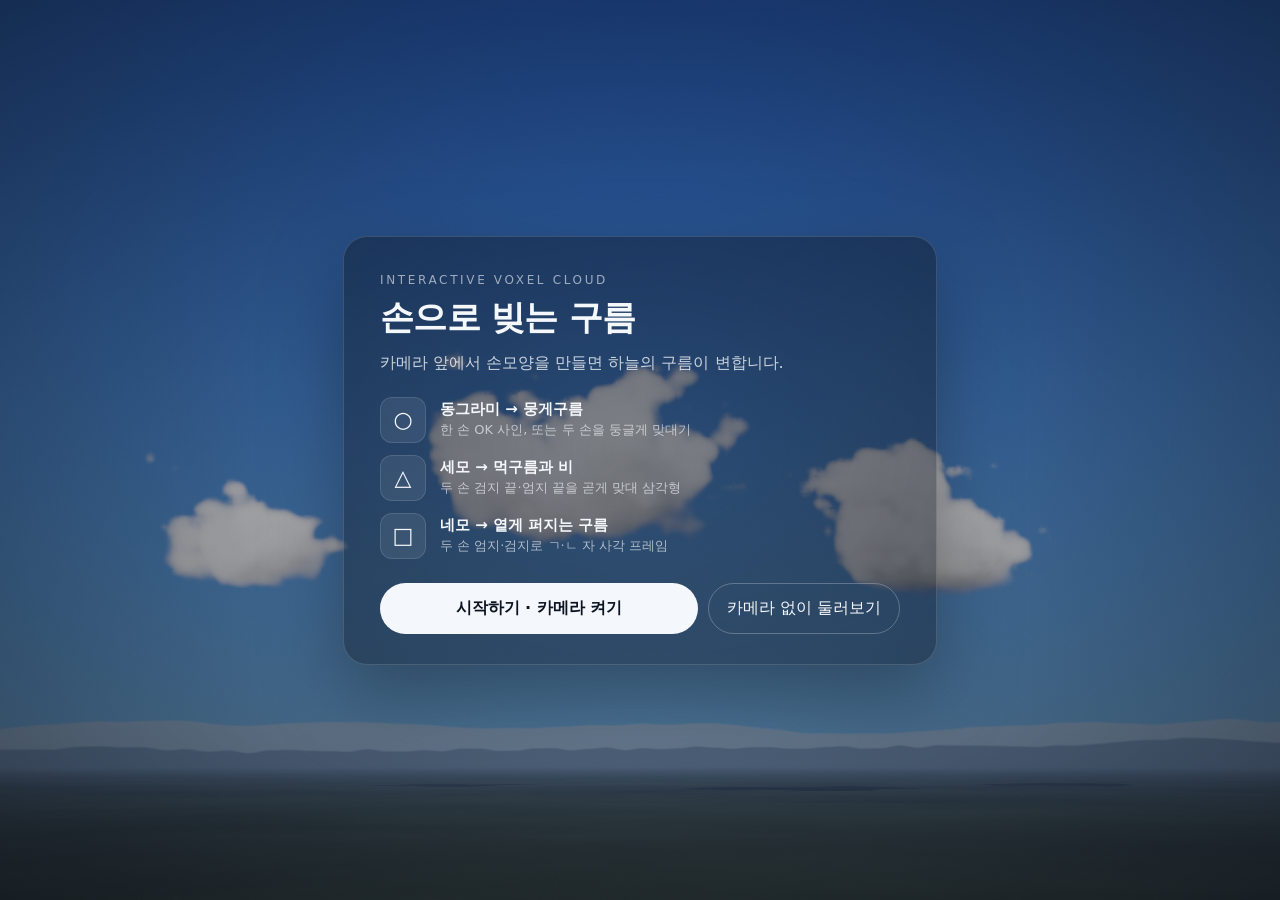
<file: index.html>
<!doctype html>
<html lang="ko">
  <head>
    <meta charset="UTF-8" />
    <meta name="viewport" content="width=device-width, initial-scale=1.0, viewport-fit=cover" />
    <meta name="apple-mobile-web-app-capable" content="yes" />
    <meta name="mobile-web-app-capable" content="yes" />
    <meta name="apple-mobile-web-app-status-bar-style" content="black-translucent" />
    <meta name="apple-mobile-web-app-title" content="구름" />
    <meta name="theme-color" content="#0b1018" />
    <link rel="icon" type="image/png" href="./cloud-icon-192.png" />
    <title>손으로 빚는 구름</title>
    <style>html, body { margin: 0; height: 100%; background: #0b1018; }</style>
    <script type="module" crossorigin src="./assets/index-B5rto8_n.js"></script>
    <link rel="stylesheet" crossorigin href="./assets/index-BeARuer9.css">
  </head>
  <body>
    <div id="root"></div>
  </body>
</html>
</file>
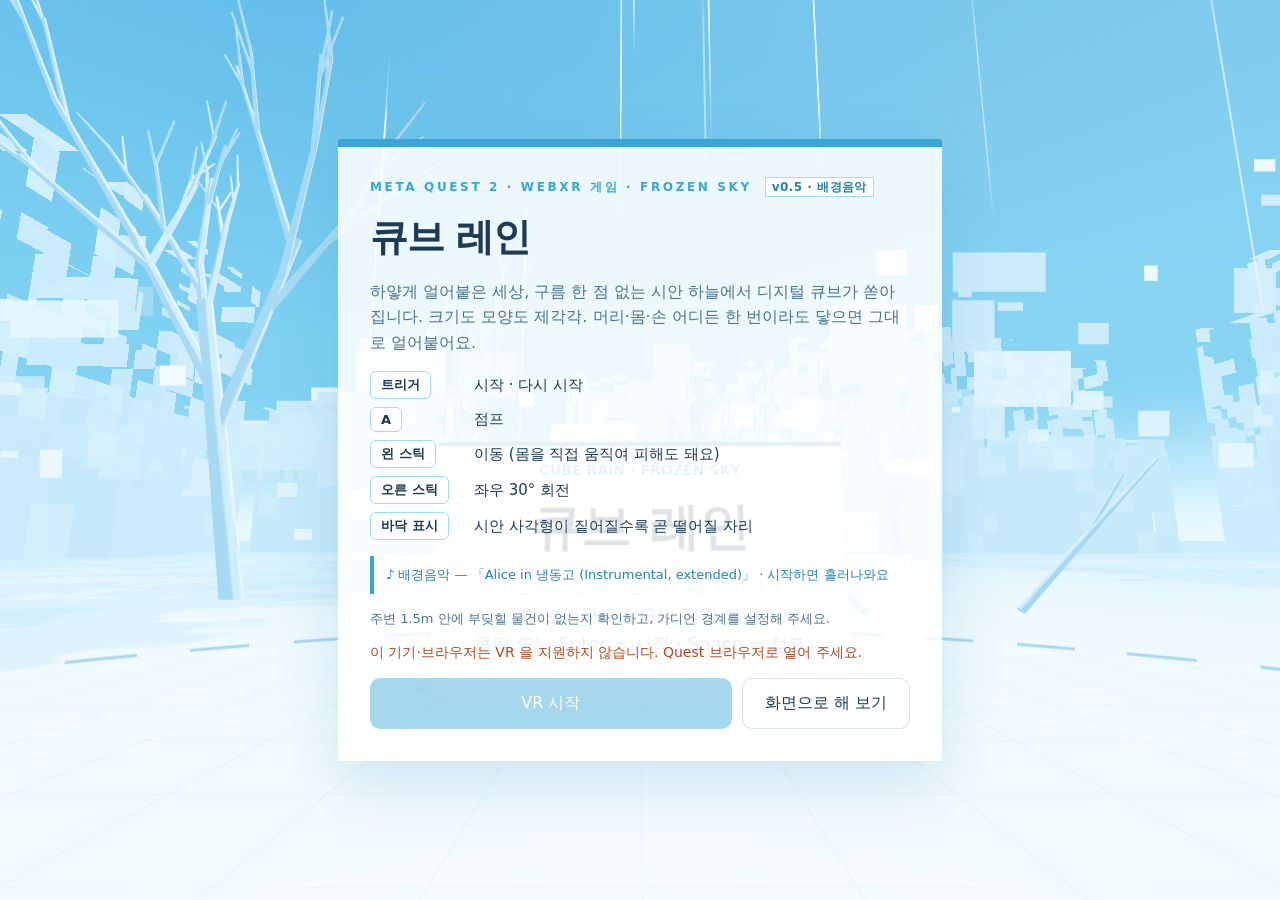
<file: cubes-classic/index.html>
<!doctype html>
<html lang="ko">
  <head>
    <meta charset="UTF-8" />
    <meta name="viewport" content="width=device-width, initial-scale=1.0, viewport-fit=cover" />
    <meta name="theme-color" content="#3aa6d8" />
    <meta http-equiv="Cache-Control" content="no-cache" />
    <link rel="icon" type="image/png" href="./cube-icon-192.png" />
    <title>큐브 레인 VR (클래식 v0.5)</title>
    <script type="module" crossorigin src="./assets/index-BARusY_U.js"></script>
    <link rel="stylesheet" crossorigin href="./assets/index-C6gHZ6O7.css">
  </head>
  <body>
    <div id="app"></div>
    <div id="hud" hidden></div>
    <div id="crosshair" hidden aria-hidden="true"></div>
    <p id="lock-hint" hidden>화면을 클릭하면 마우스로 시점을 돌릴 수 있어요 · Esc 로 해제</p>

    <section id="overlay" aria-labelledby="title">
      <div class="card">
        <p class="kicker">Meta Quest 2 · WebXR 게임 · Frozen Sky <span class="ver">v0.5 · 배경음악</span></p>
        <h1 id="title">큐브 레인</h1>
        <p class="lead">하얗게 얼어붙은 세상, 구름 한 점 없는 시안 하늘에서 디지털 큐브가 쏟아집니다. 크기도 모양도 제각각. 머리·몸·손 어디든 한 번이라도 닿으면 그대로 얼어붙어요.</p>
        <dl class="keys">
          <div><dt>트리거</dt><dd>시작 · 다시 시작</dd></div>
          <div><dt>A</dt><dd>점프</dd></div>
          <div><dt>왼 스틱</dt><dd>이동 (몸을 직접 움직여 피해도 돼요)</dd></div>
          <div><dt>오른 스틱</dt><dd>좌우 30° 회전</dd></div>
          <div><dt>바닥 표시</dt><dd>시안 사각형이 짙어질수록 곧 떨어질 자리</dd></div>
        </dl>
        <p class="music-credit">♪ 배경음악 — 「Alice in 냉동고 (Instrumental, extended)」 · 시작하면 흘러나와요</p>
        <p class="safety">주변 1.5m 안에 부딪힐 물건이 없는지 확인하고, 가디언 경계를 설정해 주세요.</p>
        <p id="status" class="status" role="status"></p>
        <div class="actions">
          <button id="enter-vr" class="primary">VR 시작</button>
          <button id="look" class="ghost">화면으로 해 보기</button>
        </div>
      </div>
    </section>

    <aside id="hint" hidden>
      <p><b>클릭</b> 마우스 잠금·시작 · <b>마우스</b> 시점 · <b>WASD</b> 이동 · <b>Space</b> 점프 · <b>Enter</b> 시작 · <b>Esc</b> 잠금 해제 · <b>M</b> 음악 끄기/켜기</p>
      <button id="hint-close">처음 화면</button>
    </aside>

  </body>
</html>
</file>
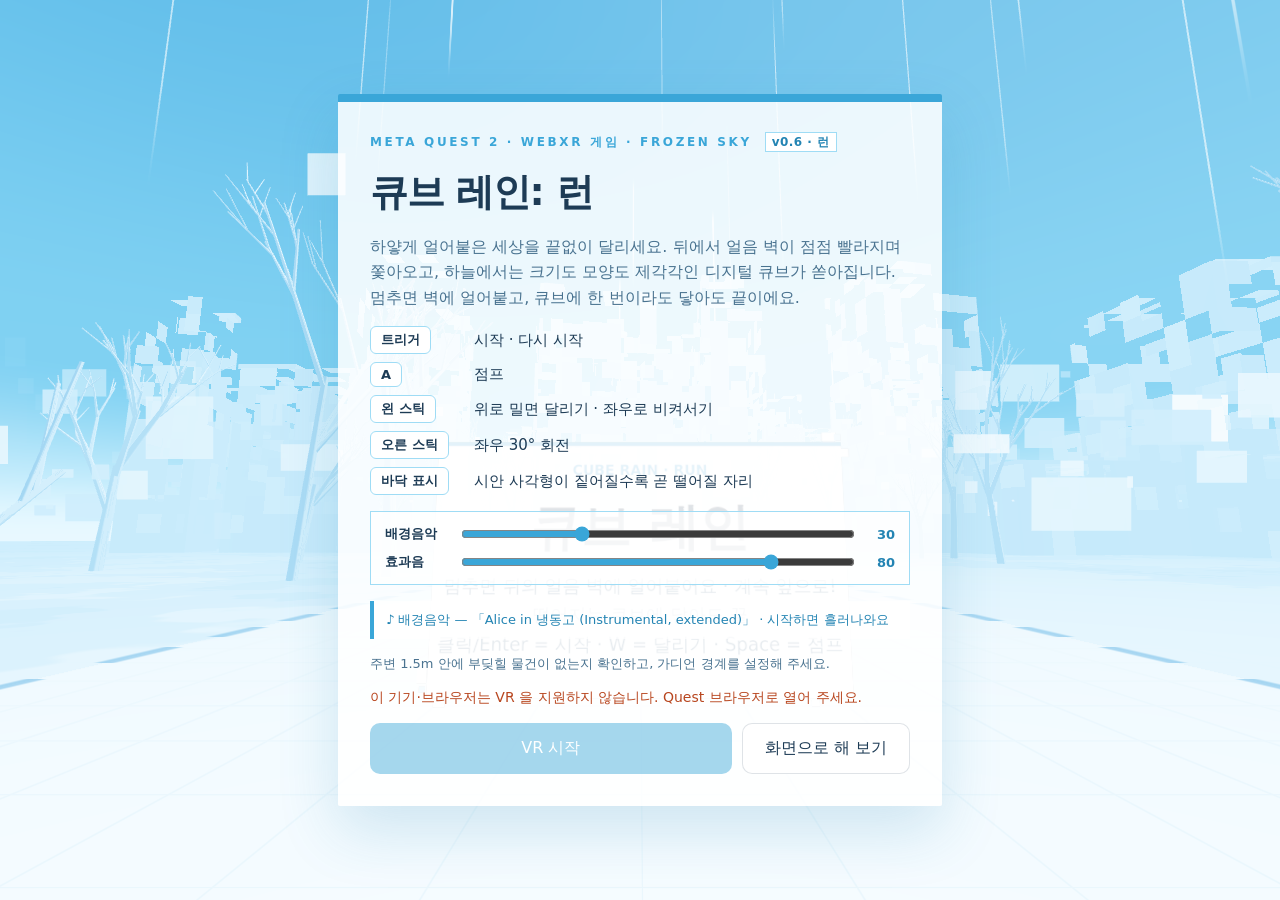
<file: cubes/index.html>
<!doctype html>
<html lang="ko">
  <head>
    <meta charset="UTF-8" />
    <meta name="viewport" content="width=device-width, initial-scale=1.0, viewport-fit=cover" />
    <meta name="theme-color" content="#3aa6d8" />
    <meta http-equiv="Cache-Control" content="no-cache" />
    <link rel="icon" type="image/png" href="./cube-icon-192.png" />
    <title>큐브 레인 런 VR</title>
    <script type="module" crossorigin src="./assets/index-CGmy8tNv.js"></script>
    <link rel="stylesheet" crossorigin href="./assets/index-1BTMX6rO.css">
  </head>
  <body>
    <div id="app"></div>
    <div id="hud" hidden>
      <div class="hud-bar-track" aria-hidden="true"><div id="hud-bar"></div></div>
      <strong id="hud-dist">0m</strong>
      <span id="hud-sub"></span>
    </div>
    <button id="sound-btn" class="sound-btn" type="button" hidden>소리</button>
    <section id="sound-panel" class="sound-panel" hidden aria-label="볼륨">
      <label class="vol"><span>배경음악</span><input class="vol-music" type="range" min="0" max="100" step="1" /><b class="vol-music-val"></b></label>
      <label class="vol"><span>효과음</span><input class="vol-sfx" type="range" min="0" max="100" step="1" /><b class="vol-sfx-val"></b></label>
      <button id="sound-close" type="button" class="small">닫기</button>
    </section>
    <div id="crosshair" hidden aria-hidden="true"></div>
    <p id="lock-hint" hidden>화면을 클릭하면 마우스로 시점을 돌릴 수 있어요 · Esc 로 해제</p>

    <section id="overlay" aria-labelledby="title">
      <div class="card">
        <p class="kicker">Meta Quest 2 · WebXR 게임 · Frozen Sky <span class="ver">v0.6 · 런</span></p>
        <h1 id="title">큐브 레인: 런</h1>
        <p class="lead">하얗게 얼어붙은 세상을 끝없이 달리세요. 뒤에서 얼음 벽이 점점 빨라지며 쫓아오고, 하늘에서는 크기도 모양도 제각각인 디지털 큐브가 쏟아집니다. 멈추면 벽에 얼어붙고, 큐브에 한 번이라도 닿아도 끝이에요.</p>
        <dl class="keys">
          <div><dt>트리거</dt><dd>시작 · 다시 시작</dd></div>
          <div><dt>A</dt><dd>점프</dd></div>
          <div><dt>왼 스틱</dt><dd>위로 밀면 달리기 · 좌우로 비켜서기</dd></div>
          <div><dt>오른 스틱</dt><dd>좌우 30° 회전</dd></div>
          <div><dt>바닥 표시</dt><dd>시안 사각형이 짙어질수록 곧 떨어질 자리</dd></div>
        </dl>
        <div class="vols" aria-label="볼륨">
          <label class="vol"><span>배경음악</span><input class="vol-music" type="range" min="0" max="100" step="1" /><b class="vol-music-val"></b></label>
          <label class="vol"><span>효과음</span><input class="vol-sfx" type="range" min="0" max="100" step="1" /><b class="vol-sfx-val"></b></label>
        </div>
        <p class="music-credit">♪ 배경음악 — 「Alice in 냉동고 (Instrumental, extended)」 · 시작하면 흘러나와요</p>
        <p class="safety">주변 1.5m 안에 부딪힐 물건이 없는지 확인하고, 가디언 경계를 설정해 주세요.</p>
        <p id="status" class="status" role="status"></p>
        <div class="actions">
          <button id="enter-vr" class="primary">VR 시작</button>
          <button id="look" class="ghost">화면으로 해 보기</button>
        </div>
      </div>
    </section>

    <aside id="hint" hidden>
      <p><b>W</b> 달리기 · <b>A/D</b> 비켜서기 · <b>마우스</b> 시점 · <b>Space</b> 점프 · <b>클릭/Enter</b> 시작 · <b>V</b> 볼륨 · <b>M</b> 음악 끄기 · <b>Esc</b> 잠금 해제</p>
      <button id="hint-close">처음 화면</button>
    </aside>

  </body>
</html>
</file>
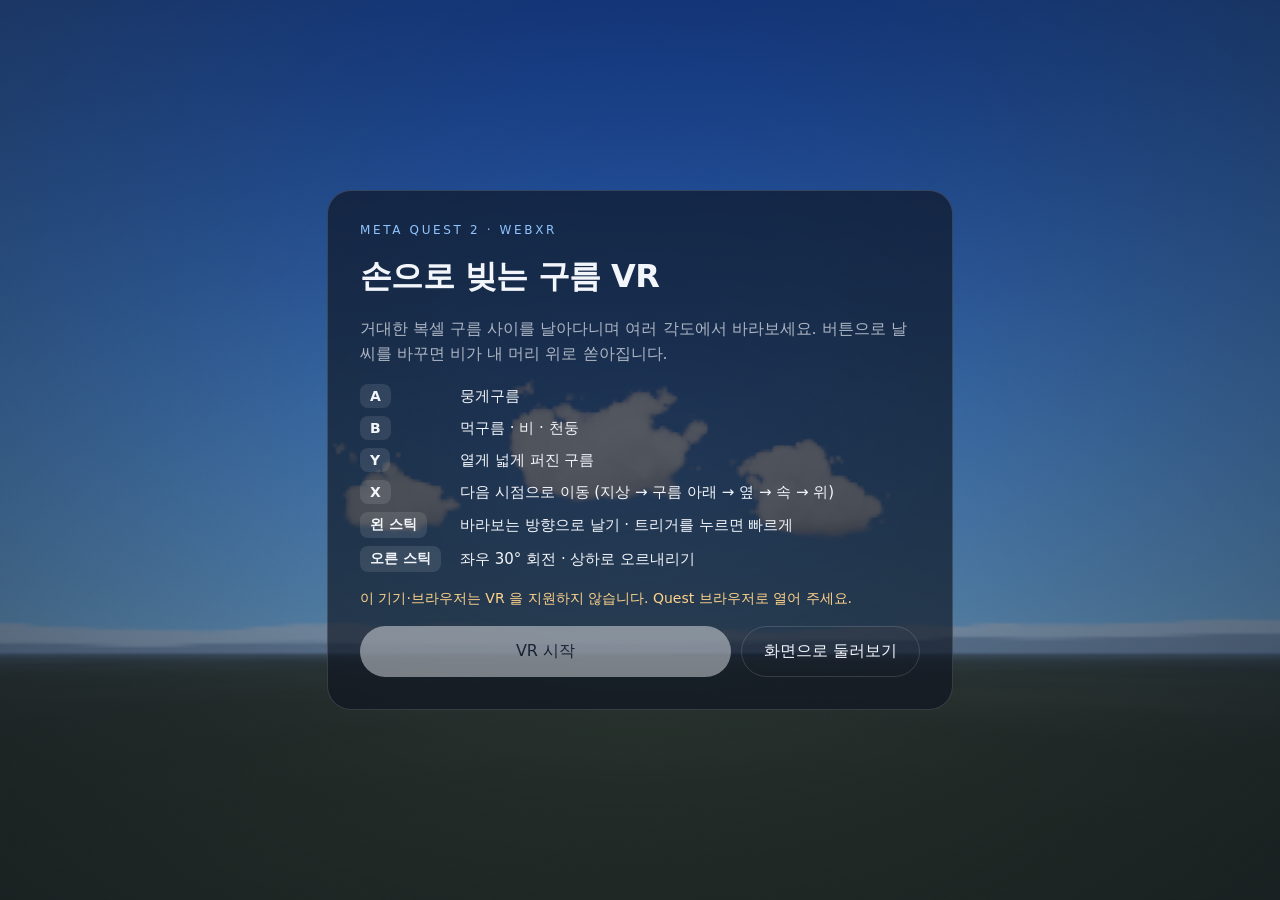
<file: vr/index.html>
<!doctype html>
<html lang="ko">
  <head>
    <meta charset="UTF-8" />
    <meta name="viewport" content="width=device-width, initial-scale=1.0, viewport-fit=cover" />
    <meta name="theme-color" content="#0b1018" />
    <link rel="icon" type="image/png" href="./cloud-icon-192.png" />
    <title>손으로 빚는 구름 VR</title>
    <script type="module" crossorigin src="./assets/index-C4PHHpPi.js"></script>
    <link rel="stylesheet" crossorigin href="./assets/index-CU8HmKQk.css">
  </head>
  <body>
    <div id="app"></div>

    <section id="overlay" aria-labelledby="title">
      <div class="card">
        <p class="kicker">Meta Quest 2 · WebXR</p>
        <h1 id="title">손으로 빚는 구름 VR</h1>
        <p class="lead">거대한 복셀 구름 사이를 날아다니며 여러 각도에서 바라보세요. 버튼으로 날씨를 바꾸면 비가 내 머리 위로 쏟아집니다.</p>
        <dl class="keys">
          <div><dt>A</dt><dd>뭉게구름</dd></div>
          <div><dt>B</dt><dd>먹구름 · 비 · 천둥</dd></div>
          <div><dt>Y</dt><dd>옅게 넓게 퍼진 구름</dd></div>
          <div><dt>X</dt><dd>다음 시점으로 이동 (지상 → 구름 아래 → 옆 → 속 → 위)</dd></div>
          <div><dt>왼 스틱</dt><dd>바라보는 방향으로 날기 · 트리거를 누르면 빠르게</dd></div>
          <div><dt>오른 스틱</dt><dd>좌우 30° 회전 · 상하로 오르내리기</dd></div>
        </dl>
        <p id="status" class="status" role="status"></p>
        <div class="actions">
          <button id="enter-vr" class="primary">VR 시작</button>
          <button id="look" class="ghost">화면으로 둘러보기</button>
        </div>
      </div>
    </section>

    <aside id="hint" hidden>
      <p><b>드래그</b> 둘러보기 · <b>WASD</b> 이동 · <b>Q/E</b> 아래/위 · <b>Shift</b> 빠르게</p>
      <p><b>1</b> 뭉게구름 · <b>2</b> 먹구름 · <b>3</b> 퍼진 구름 · <b>0</b> 맑음 · <b>V</b> 다음 시점</p>
      <button id="hint-close">처음 화면</button>
    </aside>

  </body>
</html>
</file>
<file: assets/index-BeARuer9.css>
.cloud-art{color:#f4f7fb;touch-action:none;-webkit-user-select:none;user-select:none;-webkit-touch-callout:none;background:#0b1018;font-family:Pretendard,Apple SD Gothic Neo,-apple-system,system-ui,sans-serif;position:fixed;inset:0;overflow:hidden}.cloud-art-stage{position:absolute;inset:0}.cloud-art-stage canvas{display:block}.cloud-art-video{opacity:.01;z-index:-1;pointer-events:none;width:160px;height:120px;position:absolute;top:0;left:0}.cloud-art-stage{z-index:0}.cloud-art-intro{background:radial-gradient(#080c1426,#080c1499);place-items:center;padding:24px;display:grid;position:absolute;inset:0}.cloud-art-intro-card{-webkit-backdrop-filter:blur(22px)saturate(140%);background:#0e14206b;border:1px solid #ffffff24;border-radius:24px;width:100%;max-width:520px;padding:36px 36px 30px;box-shadow:0 30px 80px #00000059}.cloud-art-kicker{letter-spacing:.22em;text-transform:uppercase;opacity:.6;margin:0 0 8px;font-size:12px}.cloud-art-intro h1{letter-spacing:-.02em;margin:0 0 10px;font-size:34px;font-weight:700}.cloud-art-lead{opacity:.8;margin:0 0 22px;line-height:1.5}.cloud-art-gestures{gap:12px;margin:0 0 24px;padding:0;list-style:none;display:grid}.cloud-art-gestures li{align-items:center;gap:14px;display:flex}.cloud-art-gestures .glyph{background:#ffffff14;border:1px solid #ffffff1f;border-radius:12px;flex:none;place-items:center;width:44px;height:44px;font-size:22px;display:grid}.cloud-art-gestures strong{font-size:15px;font-weight:600;display:block}.cloud-art-gestures small{opacity:.65;margin-top:2px;font-size:13px;display:block}.cloud-art-error{background:#ff5a5a29;border:1px solid #ff787859;border-radius:10px;margin:0 0 16px;padding:10px 12px;font-size:14px;line-height:1.45}.cloud-art-actions{flex-wrap:wrap;gap:10px;display:flex}.cloud-art-actions button,.cloud-art-menu button{font:inherit;color:inherit;cursor:pointer;-webkit-tap-highlight-color:transparent;border-radius:999px}.cloud-art-actions .primary{color:#0c1422;background:#f4f7fb;border:0;flex:auto;padding:14px 22px;font-weight:600}.cloud-art-actions .ghost{background:0 0;border:1px solid #ffffff40;padding:14px 18px}.cloud-art-actions button:disabled{opacity:.6;cursor:progress}.cloud-art-label{left:max(28px, env(safe-area-inset-left));bottom:max(26px, env(safe-area-inset-bottom));text-shadow:0 1px 12px #00000059;pointer-events:none;flex-direction:column;gap:2px;animation:6s forwards cloud-art-fade;display:flex;position:absolute}.cloud-art-label .ko{letter-spacing:-.01em;font-size:22px;font-weight:600}.cloud-art-label .en{letter-spacing:.2em;text-transform:uppercase;opacity:.7;font-size:12px}@keyframes cloud-art-fade{0%{opacity:0;transform:translateY(6px)}12%{opacity:1;transform:none}70%{opacity:1}to{opacity:.25}}.cloud-art-ring{--p:0;left:50%;bottom:max(34px, env(safe-area-inset-bottom));opacity:0;background:conic-gradient(#ffffffe6 calc(var(--p) * 360deg), #ffffff26 0);pointer-events:none;border-radius:50%;width:64px;height:64px;margin-left:-32px;transition:opacity .25s;position:absolute;-webkit-mask:radial-gradient(circle,#0000 27px,#000 28px);mask:radial-gradient(circle,#0000 27px,#000 28px)}.cloud-art-ring:after{content:attr(data-glyph);place-items:center;font-size:24px;display:grid;position:absolute;inset:0}.cloud-art-preview{top:max(18px, env(safe-area-inset-top));right:max(18px, env(safe-area-inset-right));opacity:.88;border:1px solid #fff3;border-radius:14px;width:200px;height:150px;position:absolute;box-shadow:0 10px 30px #0000004d}.cloud-art-debug{top:max(180px, calc(env(safe-area-inset-top) + 170px));right:max(18px, env(safe-area-inset-right));white-space:pre-wrap;pointer-events:none;background:#00000073;border-radius:10px;max-width:280px;margin:0;padding:10px 12px;font:12px/1.5 ui-monospace,Menlo,monospace;position:absolute}.is-hidden{display:none}.cloud-art-menu-btn{top:max(16px, env(safe-area-inset-top));left:max(16px, env(safe-area-inset-left));color:#fff;opacity:.45;cursor:pointer;-webkit-backdrop-filter:blur(10px);background:#0a0e1640;border:1px solid #ffffff2e;border-radius:50%;width:44px;height:44px;font-size:22px;line-height:1;position:absolute}.cloud-art-menu-btn:hover{opacity:.9}.cloud-art-menu{top:max(70px, calc(env(safe-area-inset-top) + 56px));left:max(16px, env(safe-area-inset-left));-webkit-backdrop-filter:blur(20px);background:#0e14208c;border:1px solid #ffffff24;border-radius:18px;gap:12px;padding:16px;font-size:13px;display:grid;position:absolute}.cloud-art-menu .row{gap:6px;display:grid}.cloud-art-menu .row>span{opacity:.6}.cloud-art-menu .seg{flex-wrap:wrap;gap:6px;display:flex}.cloud-art-menu .seg button{background:#ffffff0d;border:1px solid #fff3;min-width:44px;padding:8px 12px}.cloud-art-menu .seg button.is-on{color:#0c1422;background:#ffffffe0}@media (width<=600px){.cloud-art-intro-card{padding:26px 22px 22px}.cloud-art-intro h1{font-size:28px}.cloud-art-preview{width:140px;height:105px}}.cloud-art-note{opacity:.7;margin:14px 0 0;font-size:13px;line-height:1.5}.cloud-art-demo-bar{left:50%;bottom:max(22px, env(safe-area-inset-bottom));-webkit-backdrop-filter:blur(16px);background:#0a0e1659;border:1px solid #ffffff29;border-radius:999px;gap:8px;padding:8px;display:flex;position:absolute;transform:translate(-50%)}.cloud-art-demo-bar button{font:inherit;color:#f4f7fb;cursor:pointer;white-space:nowrap;-webkit-tap-highlight-color:transparent;background:0 0;border:0;border-radius:999px;align-items:center;gap:8px;padding:10px 16px;font-size:14px;display:flex}.cloud-art-demo-bar button .glyph{font-size:18px}.cloud-art-demo-bar button.is-on{color:#0c1422;background:#f4f7fbeb}.cloud-art-demo-bar button:focus-visible,.cloud-art-actions button:focus-visible,.cloud-art-menu button:focus-visible{outline-offset:2px;outline:2px solid #9fd4ff}@media (width<=600px){.cloud-art-demo-bar button>span:not(.glyph){display:none}.cloud-art-demo-bar button{padding:10px 18px}}
</file>
<file: cubes-classic/assets/index-C6gHZ6O7.css>
:root{--lightningcss-light:initial;--lightningcss-dark: ;color-scheme:light;--sky:#3aa6d8;--sky-deep:#2384b3;--paper:#ffffffdb;--ink:#1d3b55;--muted:#4a7390;--line:#1d3b5524;--edge:#9fdcf5;--font:"Pretendard", "Noto Sans KR", "Apple SD Gothic Neo", system-ui, sans-serif}html,body{height:100%;color:var(--ink);font-family:var(--font);background:#bfe7f7;margin:0;overflow:hidden}#app,#app canvas{touch-action:none;width:100%;height:100%;display:block;position:fixed;inset:0}#app canvas.no-cursor{cursor:none}[hidden]{display:none!important}#overlay{place-items:center;padding:24px 16px;display:grid;position:fixed;inset:0;overflow-y:auto}.card{background:var(--paper);border-top:8px solid var(--sky);-webkit-backdrop-filter:blur(14px);border-radius:2px;gap:16px;width:100%;max-width:540px;padding:32px;display:grid;box-shadow:0 24px 60px #2384b32e}.kicker{letter-spacing:.22em;text-transform:uppercase;color:var(--sky);margin:0;font-size:12px;font-weight:700}.ver{border:1px solid var(--edge);letter-spacing:.04em;text-transform:none;color:var(--sky-deep);background:#fff;margin-left:6px;padding:2px 6px}h1{letter-spacing:-.03em;text-wrap:balance;margin:0;font-size:38px}.lead{color:var(--muted);margin:0;line-height:1.6}.keys{gap:8px;margin:0;display:grid}.keys div{grid-template-columns:92px 1fr;align-items:center;gap:12px;display:grid}.keys dt{border:1px solid var(--edge);background:#fff;border-radius:6px;justify-self:start;padding:4px 10px;font-size:13px;font-weight:700}.keys dd{min-width:0;margin:0;font-size:15px}.safety{color:var(--muted);margin:0;font-size:13px}.status{color:#b8461f;min-height:1em;margin:0;font-size:14px}.actions{flex-wrap:wrap;gap:10px;display:flex}.actions button,#hint button{font:inherit;cursor:pointer;border-radius:10px;padding:14px 22px}.primary{color:#fff;background:var(--sky);border:0;flex:auto;font-weight:800}.primary:hover{background:var(--sky-deep)}.primary:disabled{opacity:.45;cursor:not-allowed}.ghost{border:1px solid var(--line);color:var(--ink);background:#fff}button:focus-visible{outline:3px solid var(--edge);outline-offset:2px}#hud{background:var(--paper);border:1px solid var(--edge);font-variant-numeric:tabular-nums;border-radius:10px;padding:8px 16px;font-weight:700;position:fixed;top:16px;left:50%;transform:translate(-50%)}#hint{background:var(--paper);border:1px solid var(--line);border-radius:12px;max-width:calc(100% - 32px);padding:12px 16px;font-size:13px;position:fixed;bottom:16px;left:16px}#hint p{margin:0}#hint button{border:1px solid var(--line);background:#fff;margin-top:8px;padding:8px 14px}.music-credit{border-left:4px solid var(--sky);color:var(--sky-deep);background:#ffffffb3;margin:0;padding:10px 12px;font-size:13px}#crosshair{pointer-events:none;background:#fff;width:6px;height:6px;margin:-3px 0 0 -3px;position:fixed;top:50%;left:50%;box-shadow:0 0 0 1px #2384b399,9px -7px 0 -1px #fffc}#lock-hint{background:var(--paper);border-top:4px solid var(--sky);text-align:center;pointer-events:none;max-width:calc(100% - 32px);margin:0;padding:10px 16px;font-size:14px;font-weight:600;position:fixed;top:58%;left:50%;transform:translate(-50%)}@media (width<=480px){.card{padding:22px 18px}}
</file>
<file: cubes/assets/index-1BTMX6rO.css>
:root{--lightningcss-light:initial;--lightningcss-dark: ;color-scheme:light;--sky:#3aa6d8;--sky-deep:#2384b3;--paper:#ffffffdb;--ink:#1d3b55;--muted:#4a7390;--line:#1d3b5524;--edge:#9fdcf5;--font:"Pretendard", "Noto Sans KR", "Apple SD Gothic Neo", system-ui, sans-serif}html,body{height:100%;color:var(--ink);font-family:var(--font);background:#bfe7f7;margin:0;overflow:hidden}#app,#app canvas{touch-action:none;width:100%;height:100%;display:block;position:fixed;inset:0}#app canvas.no-cursor{cursor:none}[hidden]{display:none!important}#overlay{place-items:center;padding:24px 16px;display:grid;position:fixed;inset:0;overflow-y:auto}.card{background:var(--paper);border-top:8px solid var(--sky);-webkit-backdrop-filter:blur(14px);border-radius:2px;gap:16px;width:100%;max-width:540px;padding:32px;display:grid;box-shadow:0 24px 60px #2384b32e}.kicker{letter-spacing:.22em;text-transform:uppercase;color:var(--sky);margin:0;font-size:12px;font-weight:700}.ver{border:1px solid var(--edge);letter-spacing:.04em;text-transform:none;color:var(--sky-deep);background:#fff;margin-left:6px;padding:2px 6px}h1{letter-spacing:-.03em;text-wrap:balance;margin:0;font-size:38px}.lead{color:var(--muted);margin:0;line-height:1.6}.keys{gap:8px;margin:0;display:grid}.keys div{grid-template-columns:92px 1fr;align-items:center;gap:12px;display:grid}.keys dt{border:1px solid var(--edge);background:#fff;border-radius:6px;justify-self:start;padding:4px 10px;font-size:13px;font-weight:700}.keys dd{min-width:0;margin:0;font-size:15px}.safety{color:var(--muted);margin:0;font-size:13px}.status{color:#b8461f;min-height:1em;margin:0;font-size:14px}.actions{flex-wrap:wrap;gap:10px;display:flex}.actions button,#hint button{font:inherit;cursor:pointer;border-radius:10px;padding:14px 22px}.primary{color:#fff;background:var(--sky);border:0;flex:auto;font-weight:800}.primary:hover{background:var(--sky-deep)}.primary:disabled{opacity:.45;cursor:not-allowed}.ghost{border:1px solid var(--line);color:var(--ink);background:#fff}button:focus-visible{outline:3px solid var(--edge);outline-offset:2px}#hud{background:var(--paper);border-top:4px solid var(--sky);font-variant-numeric:tabular-nums;justify-items:center;gap:2px;min-width:220px;padding:10px 18px;display:grid;position:fixed;top:16px;left:50%;transform:translate(-50%)}#hud-dist{font-size:26px;line-height:1.1}#hud-sub{color:var(--muted);font-size:12px}.hud-bar-track{background:0 0;height:4px;position:absolute;top:-4px;left:0;right:0}#hud-bar{background:#e8f7ff;width:0;height:100%;transition:width .15s linear;box-shadow:0 0 10px #fff}.sound-btn{border:1px solid var(--edge);background:var(--paper);color:var(--ink);font:inherit;cursor:pointer;border-radius:8px;padding:8px 14px;font-size:13px;font-weight:700;position:fixed;top:16px;right:16px}.sound-panel{background:var(--paper);border-top:4px solid var(--sky);gap:10px;width:min(300px,100% - 32px);padding:14px 16px;display:grid;position:fixed;top:60px;right:16px;box-shadow:0 12px 30px #2384b32e}.small{border:1px solid var(--line);color:var(--ink);font:inherit;cursor:pointer;background:#fff;border-radius:8px;justify-self:start;padding:8px 14px;font-size:13px}.vols{border:1px solid var(--edge);background:#ffffffb3;gap:8px;padding:12px 14px;display:grid}.vol{grid-template-columns:64px 1fr 32px;align-items:center;gap:10px;font-size:13px;font-weight:600;display:grid}.vol input{width:100%;min-width:0;accent-color:var(--sky)}.vol b{text-align:right;font-variant-numeric:tabular-nums;color:var(--sky-deep)}#hint{background:var(--paper);border:1px solid var(--line);border-radius:12px;max-width:calc(100% - 32px);padding:12px 16px;font-size:13px;position:fixed;bottom:16px;left:16px}#hint p{margin:0}#hint button{border:1px solid var(--line);background:#fff;margin-top:8px;padding:8px 14px}.music-credit{border-left:4px solid var(--sky);color:var(--sky-deep);background:#ffffffb3;margin:0;padding:10px 12px;font-size:13px}#crosshair{pointer-events:none;background:#fff;width:6px;height:6px;margin:-3px 0 0 -3px;position:fixed;top:50%;left:50%;box-shadow:0 0 0 1px #2384b399,9px -7px 0 -1px #fffc}#lock-hint{background:var(--paper);border-top:4px solid var(--sky);text-align:center;pointer-events:none;max-width:calc(100% - 32px);margin:0;padding:10px 16px;font-size:14px;font-weight:600;position:fixed;bottom:104px;left:50%;transform:translate(-50%)}@media (width<=480px){.card{padding:22px 18px}}
</file>
<file: vr/assets/index-CU8HmKQk.css>
:root{--lightningcss-light: ;--lightningcss-dark:initial;color-scheme:dark;--night:#0b1018;--panel:#0e1420a8;--line:#ffffff24;--text:#f2f5fa;--muted:#f2f5faad;--sky:#8fc4ff;--font:"Pretendard", "Noto Sans KR", "Apple SD Gothic Neo", system-ui, sans-serif}html,body{background:var(--night);height:100%;color:var(--text);font-family:var(--font);margin:0;overflow:hidden}#app,#app canvas{touch-action:none;width:100%;height:100%;display:block;position:fixed;inset:0}[hidden]{display:none!important}#overlay{background:radial-gradient(#080c141a,#080c148c);place-items:center;padding:24px 16px;display:grid;position:fixed;inset:0;overflow-y:auto}.card{background:var(--panel);border:1px solid var(--line);-webkit-backdrop-filter:blur(20px);border-radius:24px;gap:18px;width:100%;max-width:560px;padding:32px;display:grid}.kicker{letter-spacing:.22em;text-transform:uppercase;color:var(--sky);margin:0;font-size:12px}h1{letter-spacing:-.02em;text-wrap:balance;margin:0;font-size:32px}.lead{color:var(--muted);margin:0;line-height:1.55}.keys{gap:8px;margin:0;display:grid}.keys div{grid-template-columns:88px 1fr;align-items:center;gap:12px;display:grid}.keys dt{background:#ffffff1a;border-radius:8px;justify-self:start;padding:4px 10px;font-size:14px;font-weight:600}.keys dd{min-width:0;margin:0;font-size:15px}.status{color:#ffd38a;min-height:1em;margin:0;font-size:14px}.actions{flex-wrap:wrap;gap:10px;display:flex}.actions button,#hint button{font:inherit;cursor:pointer;border-radius:999px;padding:14px 22px}.primary{color:#0c1422;background:var(--text);border:0;flex:auto;font-weight:700}.primary:disabled{opacity:.45;cursor:not-allowed}.ghost{border:1px solid var(--line);color:var(--text);background:0 0}button:focus-visible{outline:2px solid var(--sky);outline-offset:2px}#hint{background:var(--panel);border:1px solid var(--line);border-radius:14px;max-width:calc(100% - 32px);padding:12px 16px;font-size:13px;line-height:1.5;position:fixed;bottom:16px;left:16px}#hint p{margin:0}#hint button{border:1px solid var(--line);color:var(--text);background:0 0;margin-top:8px;padding:8px 14px}@media (width<=480px){.card{padding:22px 18px}.keys div{grid-template-columns:76px 1fr}}
</file>
